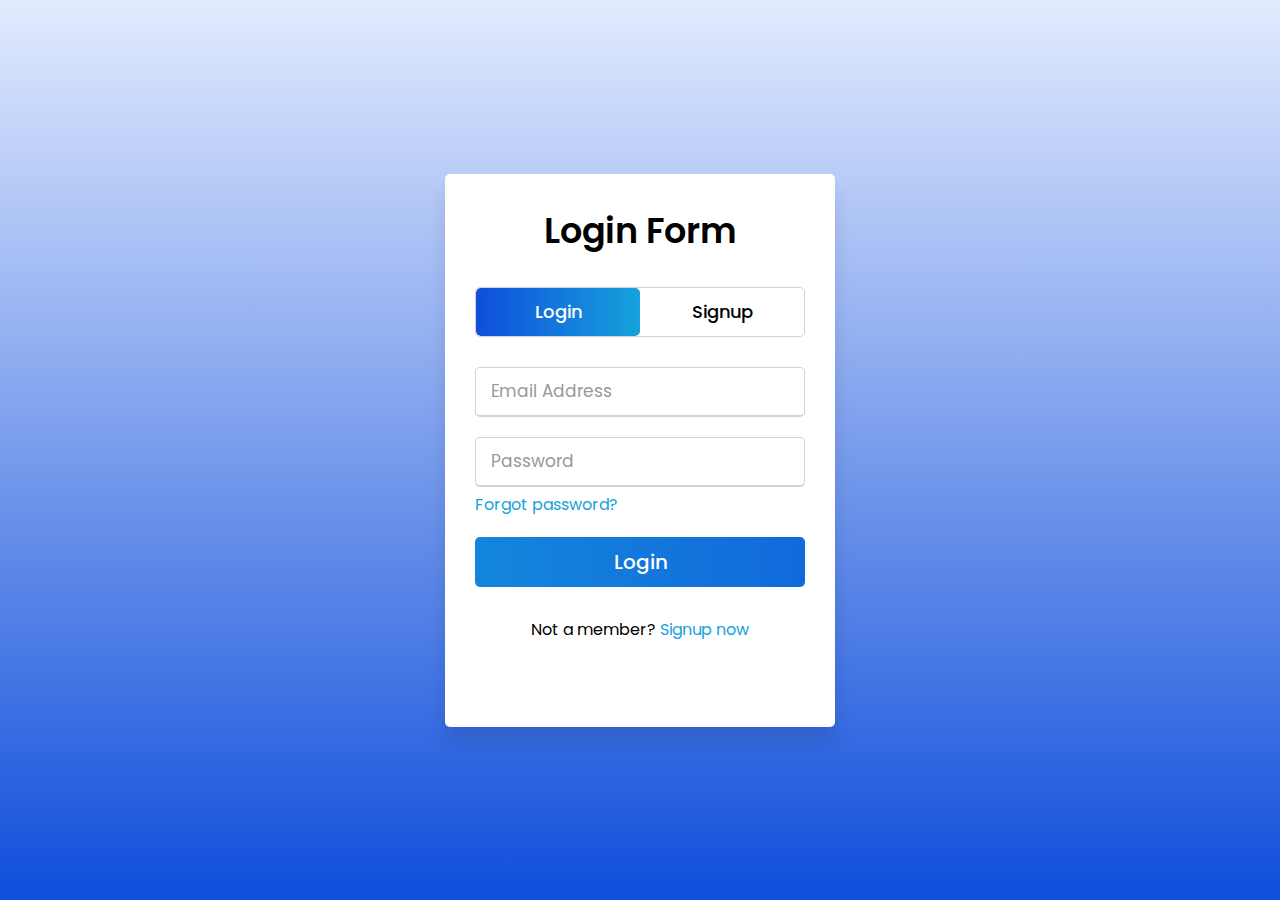
<file: web/SigninSignup.html>
<!DOCTYPE html>
<html lang="en" dir="ltr">
    <head>
        <meta charset="utf-8">
        <title>Login & Signup Form | CodingNepal</title>
        <link rel="stylesheet" href="assets/css/signin-up-style.css">
        <meta name="viewport" content="width=device-width, initial-scale=1.0">
    </head>
    <body>
        <div class="wrapper">
            <div class="title-text">
                <div class="title login">Login Form</div>
                <div class="title signup">Signup Form</div>
            </div>
            <div class="form-container">
                <div class="slide-controls">
                    <input type="radio" name="slide" id="login" checked>
                    <input type="radio" name="slide" id="signup">
                    <label for="login" class="slide login">Login</label>
                    <label for="signup" class="slide signup">Signup</label>
                    <div class="slider-tab"></div>
                </div>
                <p id="message" class="text-danger"></p>
                <div class="form-inner">
                    <form action="#" class="login">
                        <div class="field">
                            <input id="SignEmail" type="text" placeholder="Email Address" required>
                        </div>
                        <div class="field">
                            <input id="SignPassword" type="password" placeholder="Password" required>
                        </div>
                        <div class="pass-link"><a href="#">Forgot password?</a></div>
                        <div class="field btn">
                            <div class="btn-layer"></div>
                            <input type="submit" onclick="signIn(event);" value="Login">
                        </div>
                        <div class="signup-link">Not a member? <a href="">Signup now</a></div>
                    </form>
                    <form action="#" class="signup">
                        <div class="field">
                            <input id="firstName" type="text" placeholder="First Name" required>
                        </div>
                        <div class="field">
                            <input id="lastName" type="text" placeholder="Last Name" required>
                        </div>
                        <div class="field">
                            <input id="email" type="text" placeholder="Email Address" required>
                        </div>
                        <div class="field">
                            <input id="password" type="password" placeholder="Password" required>
                        </div>

                        <div class="field btn">
                            <div class="btn-layer"></div>
                            <input type="submit" onclick="signUp(event);" value="Signup">
                        </div>

                    </form>
                </div>
            </div>
        </div>

        <script>
            const loginText = document.querySelector(".title-text .login");
            const loginForm = document.querySelector("form.login");
            const loginBtn = document.querySelector("label.login");
            const signupBtn = document.querySelector("label.signup");
            const signupLink = document.querySelector("form .signup-link a");
            signupBtn.onclick = (() => {
                loginForm.style.marginLeft = "-50%";
                loginText.style.marginLeft = "-50%";
            });
            loginBtn.onclick = (() => {
                loginForm.style.marginLeft = "0%";
                loginText.style.marginLeft = "0%";
            });
            signupLink.onclick = (() => {
                signupBtn.click();
                return false;
            });
        </script>
        <script src="assets/js/sign-up.js"></script>
        <script src="assets/js/sign-in.js"></script>
    </body>
</html>
</file>
<file: web/assets/css/signin-up-style.css>
@import url('https://fonts.googleapis.com/css?family=Poppins:400,500,600,700&display=swap');
*{
  margin: 0;
  padding: 0;
  box-sizing: border-box;
  font-family: 'Poppins', sans-serif;
}
html,body{
  display: grid;
  height: 100%;
  width: 100%;
  place-items: center;
  background: -webkit-linear-gradient(bottom, #0f4edb, #e2ebfe);
}
::selection{
  background: #fa4299;
  color: #fff;
}
.wrapper{
  overflow: hidden;
  max-width: 390px;
  background: #fff;
  padding: 30px;
  border-radius: 5px;
  box-shadow: 0px 15px 20px rgba(0,0,0,0.1);
}
.wrapper .title-text{
  display: flex;
  width: 200%;
}
.wrapper .title{
  width: 50%;
  font-size: 35px;
  font-weight: 600;
  text-align: center;
  transition: all 0.6s cubic-bezier(0.68,-0.55,0.265,1.55);
}
.wrapper .slide-controls{
  position: relative;
  display: flex;
  height: 50px;
  width: 100%;
  overflow: hidden;
  margin: 30px 0 10px 0;
  justify-content: space-between;
  border: 1px solid lightgrey;
  border-radius: 5px;
}
.slide-controls .slide{
  height: 100%;
  width: 100%;
  color: #fff;
  font-size: 18px;
  font-weight: 500;
  text-align: center;
  line-height: 48px;
  cursor: pointer;
  z-index: 1;
  transition: all 0.6s ease;
}
.slide-controls label.signup{
  color: #000;
}
.slide-controls .slider-tab{
  position: absolute;
  height: 100%;
  width: 50%;
  left: 0;
  z-index: 0;
  border-radius: 5px;
  background: -webkit-linear-gradient(left, #0f4edb, #16a2dc);
  transition: all 0.6s cubic-bezier(0.68,-0.55,0.265,1.55);
}
input[type="radio"]{
  display: none;
}
#signup:checked ~ .slider-tab{
  left: 50%;
}
#signup:checked ~ label.signup{
  color: #fff;
  cursor: default;
  user-select: none;
}
#signup:checked ~ label.login{
  color: #000;
}
#login:checked ~ label.signup{
  color: #000;
}
#login:checked ~ label.login{
  cursor: default;
  user-select: none;
}
.wrapper .form-container{
  width: 100%;
  overflow: hidden;
}
.form-container .form-inner{
  display: flex;
  width: 200%;
}
.form-container .form-inner form{
  width: 50%;
  transition: all 0.6s cubic-bezier(0.68,-0.55,0.265,1.55);
}
.form-inner form .field{
  height: 50px;
  width: 100%;
  margin-top: 20px;
}
.form-inner form .field input{
  height: 100%;
  width: 100%;
  outline: none;
  padding-left: 15px;
  border-radius: 5px;
  border: 1px solid lightgrey;
  border-bottom-width: 2px;
  font-size: 17px;
  transition: all 0.3s ease;
}
.form-inner form .field input:focus{
  border-color: #16a2dc;
  /* box-shadow: inset 0 0 3px #fb6aae; */
}
.form-inner form .field input::placeholder{
  color: #999;
  transition: all 0.3s ease;
}
form .field input:focus::placeholder{
  color: #b3b3b3;
}
.form-inner form .pass-link{
  margin-top: 5px;
}
.form-inner form .signup-link{
  text-align: center;
  margin-top: 30px;
}
.form-inner form .pass-link a,
.form-inner form .signup-link a{
  color: #16a2dc;
  text-decoration: none;
}
.form-inner form .pass-link a:hover,
.form-inner form .signup-link a:hover{
  text-decoration: underline;
}
form .btn{
  height: 50px;
  width: 100%;
  border-radius: 5px;
  position: relative;
  overflow: hidden;
}
form .btn .btn-layer{
  height: 100%;
  width: 300%;
  position: absolute;
  left: -100%;
  background: -webkit-linear-gradient(right, #0f4edb, #16a2dc);
  border-radius: 5px;
  transition: all 0.4s ease;;
}
form .btn:hover .btn-layer{
  left: 0;
}
form .btn input[type="submit"]{
  height: 100%;
  width: 100%;
  z-index: 1;
  position: relative;
  background: none;
  border: none;
  color: #fff;
  padding-left: 0;
  border-radius: 5px;
  font-size: 20px;
  font-weight: 500;
  cursor: pointer;
}
</file>
